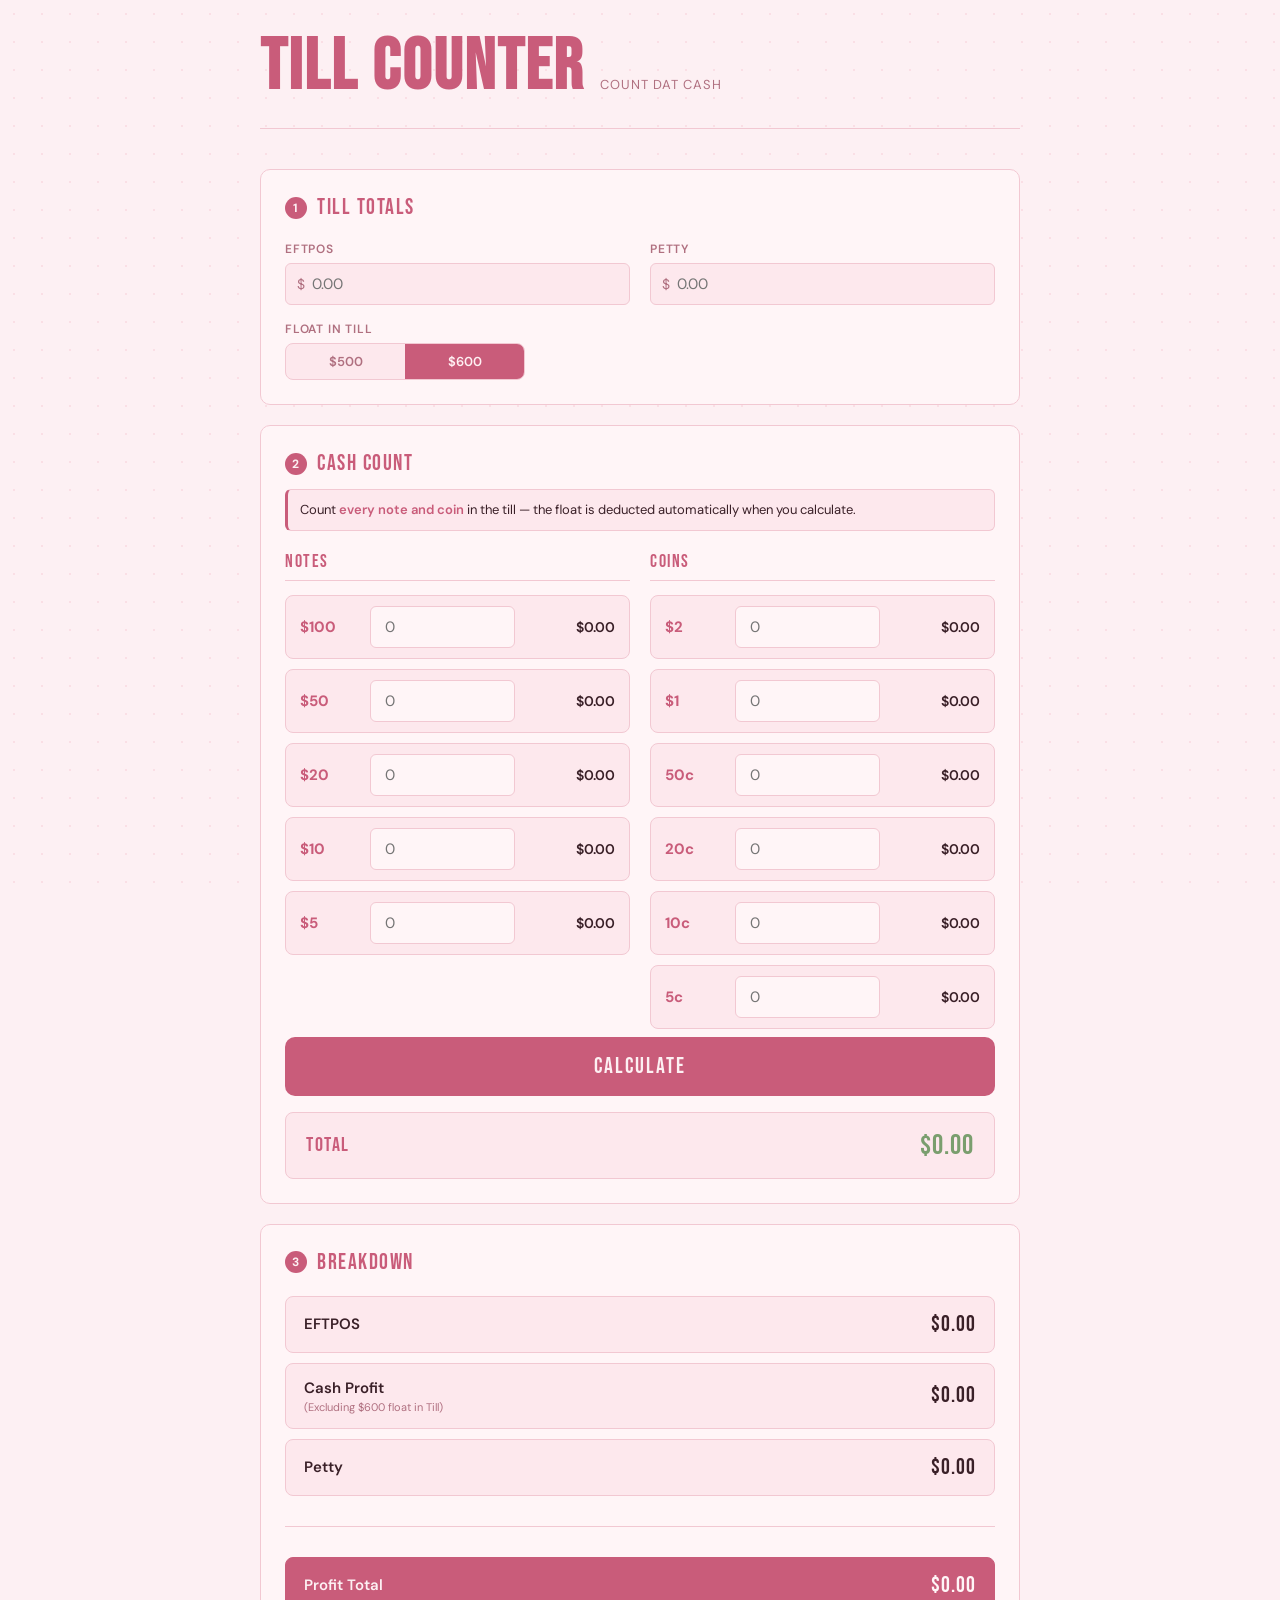
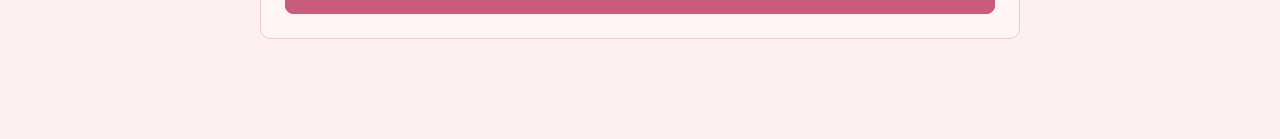
<file: index.html>
<!doctype html>
<html lang="en">
    <head>
        <meta charset="UTF-8" />
        <meta http-equiv="X-UA-Compatible" content="IE=edge" />
        <meta name="viewport" content="width=device-width, initial-scale=1.0" />
        <title>Till Counter</title>
        <link href="https://fonts.googleapis.com/css2?family=Bebas+Neue&family=DM+Sans:wght@300;400;500;600;700&display=swap" rel="stylesheet" />
        <link rel="stylesheet" href="styles.css" />
    </head>
    <body>
        <div class="wrap">
            <header>
                <h1>TILL COUNTER</h1>
                <span>Count dat cash</span>
            </header>

            <!-- TILL TOTALS -->
            <div class="card">
                <div class="card-title"><span class="num">1</span> Till Totals</div>
                <div class="grid-2">
                    <div>
                        <label>EFTPOS</label>
                        <div class="input-prefix">
                            <span>$</span>
                            <input type="number" id="eftpos" placeholder="0.00" step="0.01" />
                        </div>
                    </div>
                    <div>
                        <label>Petty</label>
                        <div class="input-prefix">
                            <span>$</span>
                            <input type="number" id="petty" placeholder="0.00" step="0.01" />
                        </div>
                    </div>
                </div>
                <div class="float-row">
                    <label>Float in Till</label>
                    <div class="mode-tabs" id="float-tabs">
                        <button type="button" class="mode-tab" id="float-tab-500" onclick="setFloat(500)">$500</button>
                        <button type="button" class="mode-tab active" id="float-tab-600" onclick="setFloat(600)">$600</button>
                    </div>
                </div>
            </div>

            <!-- NOTES & COINS -->
            <div class="card">
                <div class="card-title"><span class="num">2</span> Cash Count</div>
                <p class="card-hint">Count <strong>every note and coin</strong> in the till — the float is deducted automatically when you calculate.</p>
                <div class="grid-2">
                    <!-- NOTES -->
                    <div>
                        <div class="money-section-label">Notes</div>
                        <div class="money-list">
                            <div class="money-row">
                                <div class="denom">$100</div>
                                <input
                                    type="number"
                                    id="hundreds"
                                    placeholder="0"
                                    onkeyup="individualTotal('hundreds', 'indHundreds', 100)"
                                    onkeypress="preventNonNumericalInput(event)"
                                />
                                <div class="ind-total" id="indHundreds">$0.00</div>
                            </div>
                            <div class="money-row">
                                <div class="denom">$50</div>
                                <input
                                    type="number"
                                    id="fifties"
                                    placeholder="0"
                                    onkeyup="individualTotal('fifties', 'indFifties', 50)"
                                    onkeypress="preventNonNumericalInput(event)"
                                />
                                <div class="ind-total" id="indFifties">$0.00</div>
                            </div>
                            <div class="money-row">
                                <div class="denom">$20</div>
                                <input
                                    type="number"
                                    id="twenties"
                                    placeholder="0"
                                    onkeyup="individualTotal('twenties', 'indTwenties', 20)"
                                    onkeypress="preventNonNumericalInput(event)"
                                />
                                <div class="ind-total" id="indTwenties">$0.00</div>
                            </div>
                            <div class="money-row">
                                <div class="denom">$10</div>
                                <input
                                    type="number"
                                    id="tens"
                                    placeholder="0"
                                    onkeyup="individualTotal('tens', 'indTens', 10)"
                                    onkeypress="preventNonNumericalInput(event)"
                                />
                                <div class="ind-total" id="indTens">$0.00</div>
                            </div>
                            <div class="money-row">
                                <div class="denom">$5</div>
                                <input
                                    type="number"
                                    id="fives"
                                    placeholder="0"
                                    onkeyup="individualTotal('fives', 'indFives', 5)"
                                    onkeypress="preventNonNumericalInput(event)"
                                />
                                <div class="ind-total" id="indFives">$0.00</div>
                            </div>
                        </div>
                    </div>

                    <!-- COINS -->
                    <div>
                        <div class="money-section-label">Coins</div>
                        <div class="money-list">
                            <div class="money-row">
                                <div class="denom">$2</div>
                                <input
                                    type="number"
                                    id="twos"
                                    placeholder="0"
                                    onkeyup="individualTotal('twos', 'indTwos', 2)"
                                    onkeypress="preventNonNumericalInput(event)"
                                />
                                <div class="ind-total" id="indTwos">$0.00</div>
                            </div>
                            <div class="money-row">
                                <div class="denom">$1</div>
                                <input
                                    type="number"
                                    id="ones"
                                    placeholder="0"
                                    onkeyup="individualTotal('ones', 'indOnes', 1)"
                                    onkeypress="preventNonNumericalInput(event)"
                                />
                                <div class="ind-total" id="indOnes">$0.00</div>
                            </div>
                            <div class="money-row">
                                <div class="denom">50c</div>
                                <input
                                    type="number"
                                    id="fiftyCents"
                                    placeholder="0"
                                    onkeyup="individualTotal('fiftyCents', 'indFiftyCents', 0.5)"
                                    onkeypress="preventNonNumericalInput(event)"
                                />
                                <div class="ind-total" id="indFiftyCents">$0.00</div>
                            </div>
                            <div class="money-row">
                                <div class="denom">20c</div>
                                <input
                                    type="number"
                                    id="twentyCents"
                                    placeholder="0"
                                    onkeyup="individualTotal('twentyCents', 'indTwentyCents', 0.2)"
                                    onkeypress="preventNonNumericalInput(event)"
                                />
                                <div class="ind-total" id="indTwentyCents">$0.00</div>
                            </div>
                            <div class="money-row">
                                <div class="denom">10c</div>
                                <input
                                    type="number"
                                    id="tenCents"
                                    placeholder="0"
                                    onkeyup="individualTotal('tenCents', 'indTenCents', 0.1)"
                                    onkeypress="preventNonNumericalInput(event)"
                                />
                                <div class="ind-total" id="indTenCents">$0.00</div>
                            </div>
                            <div class="money-row">
                                <div class="denom">5c</div>
                                <input
                                    type="number"
                                    id="fiveCents"
                                    placeholder="0"
                                    onkeyup="individualTotal('fiveCents', 'indFiveCents', 0.05)"
                                    onkeypress="preventNonNumericalInput(event)"
                                />
                                <div class="ind-total" id="indFiveCents">$0.00</div>
                            </div>
                        </div>
                    </div>
                </div>

                <button class="btn-calc" onclick="solve()">CALCULATE</button>

                <div class="total-banner">
                    <div class="label">Total</div>
                    <div class="value" id="totalText">$0.00</div>
                </div>
            </div>

            <!-- BREAKDOWN -->
            <div class="card">
                <div class="card-title"><span class="num">3</span> Breakdown</div>
                <div class="breakdown-list">
                    <div class="breakdown-row">
                        <div class="label">EFTPOS</div>
                        <div class="value" id="eftposValue">$0.00</div>
                    </div>
                    <div class="breakdown-row">
                        <div class="label">
                            Cash Profit
                            <span class="sub" id="cashProfitSub">(Excluding $600 float in Till)</span>
                        </div>
                        <div class="value" id="cashProfit">$0.00</div>
                    </div>
                    <div class="breakdown-row">
                        <div class="label">Petty</div>
                        <div class="value" id="pettyValue">$0.00</div>
                    </div>
                    <hr class="divider" />
                    <div class="breakdown-row total-row">
                        <div class="label">Profit Total</div>
                        <div class="value" id="breakdownTotal">$0.00</div>
                    </div>
                </div>
            </div>
        </div>

        <script src="script.js"></script>
    </body>
</html>
</file>
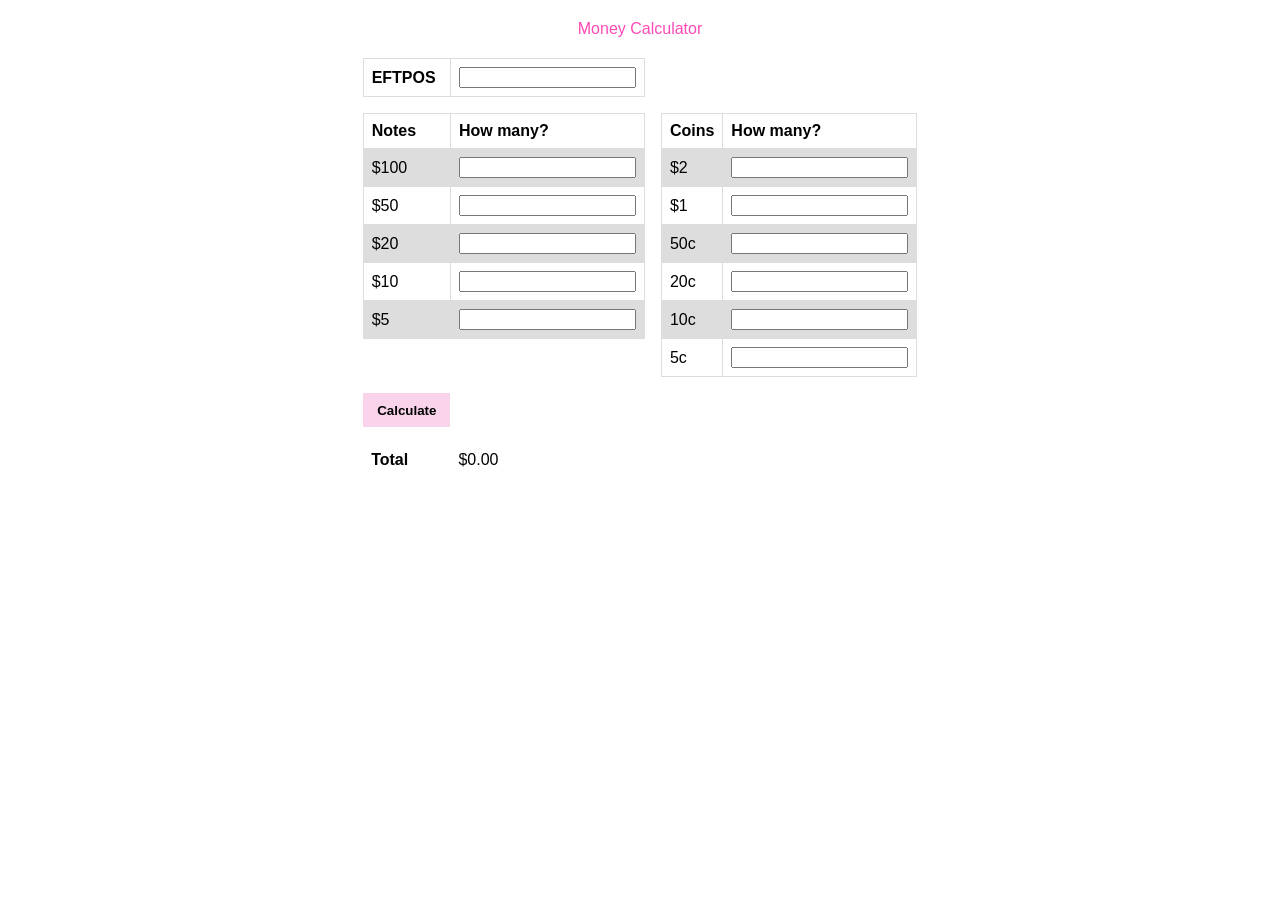
<file: MoneyCal.html>
<!DOCTYPE html>
<html lang="en">
  <head>
    <meta charset="UTF-8" />
    <meta http-equiv="X-UA-Compatible" content="IE=edge" />
    <meta name="viewport" content="width=device-width, initial-scale=1.0" />
    <title>Money Calculator</title>
    <style>
      table {
        font-family: arial, sans-serif;
        border-collapse: collapse;
        margin-left: auto;
        margin-right: auto;
      }
      td,
      th {
        border: 1px solid #dddddd;
        text-align: left;
        padding: 8px;
      }
      tr:nth-child(even) {
        background-color: #dddddd;
      }
      .title {
        font-family: arial, sans-serif;
        margin-left: auto;
        margin-right: auto;
        margin-bottom: 20px;
        margin-top: 20px;
        text-align: center;
        color: rgb(254, 74, 182);
      }
      button {
        border: 0px;
        background-color: inherit;
      }
      button:hover {
        cursor: pointer;
      }
    </style>
  </head>
  <body>
    <div class="title">Money Calculator</div>
    <table>
      <tr>
        <td><strong>EFTPOS</strong></td>
        <td>
          <input
            type="number"
            id="eftpos"
            onkeypress="preventNonNumericalInput(event)"
          />
        </td>
      </tr>
      <tr>
        <td style="border: 0ch; background-color: white"></td>
      </tr>
      <tr>
        <th>Notes</th>
        <th>How many?</th>
        <th
          style="border-bottom: 0ch; border-top: 0ch; background-color: white"
        ></th>
        <th>Coins</th>
        <th>How many?</th>
      </tr>
      <tr>
        <td>$100</td>
        <td>
          <input
            type="number"
            id="hundreds"
            onkeypress="preventNonNumericalInput(event)"
          />
        </td>
        <td
          style="border-bottom: 0ch; border-top: 0ch; background-color: white"
        ></td>
        <td>$2</td>
        <td>
          <input
            type="number"
            id="twos"
            onkeypress="preventNonNumericalInput(event)"
          />
        </td>
      </tr>
      <tr>
        <td>$50</td>
        <td>
          <input
            type="number"
            id="fifties"
            onkeypress="preventNonNumericalInput(event)"
          />
        </td>
        <td
          style="border-bottom: 0ch; border-top: 0ch; background-color: white"
        ></td>
        <td>$1</td>
        <td>
          <input
            type="number"
            id="ones"
            onkeypress="preventNonNumericalInput(event)"
          />
        </td>
      </tr>
      <tr>
        <td>$20</td>
        <td>
          <input
            type="number"
            id="twenties"
            onkeypress="preventNonNumericalInput(event)"
          />
        </td>
        <td
          style="border-bottom: 0ch; border-top: 0ch; background-color: white"
        ></td>
        <td>50c</td>
        <td>
          <input
            type="number"
            id="fiftyCents"
            onkeypress="preventNonNumericalInput(event)"
          />
        </td>
      </tr>
      <tr>
        <td>$10</td>
        <td>
          <input
            type="number"
            id="tens"
            onkeypress="preventNonNumericalInput(event)"
          />
        </td>
        <td
          style="border-bottom: 0ch; border-top: 0ch; background-color: white"
        ></td>
        <td>20c</td>
        <td>
          <input
            type="number"
            id="twentyCents"
            onkeypress="preventNonNumericalInput(event)"
          />
        </td>
      </tr>
      <tr>
        <td>$5</td>
        <td>
          <input
            type="number"
            id="fives"
            onkeypress="preventNonNumericalInput(event)"
          />
        </td>
        <td
          style="border-bottom: 0ch; border-top: 0ch; background-color: white"
        ></td>
        <td>10c</td>
        <td>
          <input
            type="number"
            id="tenCents"
            onkeypress="preventNonNumericalInput(event)"
          />
        </td>
      </tr>
      <tr>
        <td style="border: 0ch; background-color: white"></td>
        <td style="border: 0ch; background-color: white"></td>
        <td style="border: 0ch; background-color: white"></td>
        <td>5c</td>
        <td>
          <input
            type="number"
            id="fiveCents"
            onkeypress="preventNonNumericalInput(event)"
          />
        </td>
      </tr>
      <tr>
        <td style="border: 0ch; background-color: white"></td>
      </tr>
      <tr>
        <td style="border: 0ch; background-color: rgb(249, 211, 234)">
          <button onclick="solve()"><strong>Calculate</strong></button>
        </td>
      </tr>
      <tr>
        <td style="border: 0ch; background-color: white"></td>
      </tr>
      <tr>
        <td style="border: 0ch; background-color: white">
          <strong>Total</strong>
        </td>
        <td style="border: 0ch; background-color: white" id="totalText">
          $0.00
        </td>
      </tr>
    </table>
    <script>
      // Evaluate the numbers
      function solve() {
        document.getElementById("totalText").innerHTML = "$";
        let hundredsTotal = document.getElementById("hundreds").value * 100;
        let fiftiesTotal = document.getElementById("fifties").value * 50;
        let twentiesTotal = document.getElementById("twenties").value * 20;
        let tensTotal = document.getElementById("tens").value * 10;
        let fivesTotal = document.getElementById("fives").value * 5;
        let twosTotal = document.getElementById("twos").value * 2;
        let onesTotal = document.getElementById("ones").value * 1;
        let fiftyCentsTotal = document.getElementById("fiftyCents").value * 0.5;
        let twentyCentsTotal =
          document.getElementById("twentyCents").value * 0.2;
        let tenCentsTotal = document.getElementById("tenCents").value * 0.1;
        let fiveCentsTotal = document.getElementById("fiveCents").value * 0.05;
        let eftposTotal = document.getElementById("eftpos").value * 1;
        let finalTotal =
          hundredsTotal +
          fiftiesTotal +
          twentiesTotal +
          tensTotal +
          fivesTotal +
          twosTotal +
          onesTotal +
          fiftyCentsTotal +
          twentyCentsTotal +
          tenCentsTotal +
          fiveCentsTotal +
          eftposTotal;
        document.getElementById("totalText").innerHTML =
          "$" + finalTotal.toFixed(2);
      }

      // Prevent letters in input
      function preventNonNumericalInput(e) {
        e = e || window.event;
        var charCode = typeof e.which == "undefined" ? e.keyCode : e.which;
        var charStr = String.fromCharCode(charCode);
        if (!charStr.match(/^[0-9]+$/)) e.preventDefault();
      }
    </script>
  </body>
</html>
</file>
<file: styles.css>
:root {
    --bg: #fdf0f3;
    --surface: #fff5f7;
    --surface2: #fde8ed;
    --border: #f2c8d2;
    --accent: #c95c7a;
    --accent2: #a8425e;
    --text: #3a2028;
    --muted: #b07080;
    --green: #7a9e6e;
    --radius: 10px;
}

* {
    box-sizing: border-box;
    margin: 0;
    padding: 0;
}

body {
    background: var(--bg);
    color: var(--text);
    font-family: "DM Sans", sans-serif;
    font-weight: 400;
    min-height: 100vh;
    padding: 32px 16px 80px;
}

body::before {
    content: "";
    position: fixed;
    inset: 0;
    background-image: radial-gradient(circle, #f2b8c6 1px, transparent 1px);
    background-size: 28px 28px;
    pointer-events: none;
    z-index: 0;
    opacity: 0.3;
}

.wrap {
    max-width: 760px;
    margin: 0 auto;
    position: relative;
    z-index: 1;
}

header {
    display: flex;
    align-items: baseline;
    gap: 16px;
    margin-bottom: 40px;
    border-bottom: 1px solid var(--border);
    padding-bottom: 24px;
    flex-wrap: wrap;
}

header h1 {
    font-family: "Bebas Neue", sans-serif;
    font-size: clamp(48px, 8vw, 72px);
    letter-spacing: 2px;
    color: var(--accent);
    line-height: 1;
}

header span {
    font-size: 13px;
    color: var(--muted);
    letter-spacing: 1px;
    text-transform: uppercase;
}

.card {
    background: var(--surface);
    border: 1px solid var(--border);
    border-radius: var(--radius);
    padding: 24px;
    margin-bottom: 20px;
}

.card-title {
    font-family: "Bebas Neue", sans-serif;
    font-size: 22px;
    letter-spacing: 1.5px;
    color: var(--accent);
    margin-bottom: 20px;
    display: flex;
    align-items: center;
    gap: 10px;
}

.card-title:has(+ .card-hint) {
    margin-bottom: 12px;
}

.card-hint {
    background: var(--surface2);
    border: 1px solid var(--border);
    border-left: 3px solid var(--accent);
    border-radius: 6px;
    padding: 10px 14px 10px 12px;
    font-size: 13px;
    color: var(--text);
    line-height: 1.5;
    margin-bottom: 20px;
}

.card-hint strong {
    color: var(--accent);
    font-weight: 600;
}

.card-title .num {
    background: var(--accent);
    color: var(--bg);
    font-size: 12px;
    font-family: "DM Sans", sans-serif;
    font-weight: 700;
    width: 22px;
    height: 22px;
    border-radius: 50%;
    display: grid;
    place-items: center;
}

label {
    display: block;
    font-size: 12px;
    font-weight: 600;
    letter-spacing: 0.8px;
    text-transform: uppercase;
    color: var(--muted);
    margin-bottom: 6px;
}

input[type="number"] {
    width: 100%;
    background: var(--surface2);
    border: 1px solid var(--border);
    border-radius: 6px;
    padding: 10px 14px;
    color: var(--text);
    font-family: "DM Sans", sans-serif;
    font-size: 15px;
    outline: none;
    transition: border-color 0.2s;
    -moz-appearance: textfield;
}

input[type="number"]::-webkit-inner-spin-button,
input[type="number"]::-webkit-outer-spin-button {
    -webkit-appearance: none;
}

input:focus {
    border-color: var(--accent);
}

.input-prefix {
    position: relative;
}
.input-prefix span {
    position: absolute;
    left: 12px;
    top: 50%;
    transform: translateY(-50%);
    color: var(--muted);
    font-size: 14px;
    pointer-events: none;
}
.input-prefix input {
    padding-left: 26px;
}

.grid-2 {
    display: grid;
    grid-template-columns: 1fr 1fr;
    gap: 20px;
}

@media (max-width: 480px) {
    .grid-2 {
        grid-template-columns: 1fr;
    }
}

/* Money rows */
.money-section-label {
    font-family: "Bebas Neue", sans-serif;
    font-size: 18px;
    letter-spacing: 1.5px;
    color: var(--accent);
    margin-bottom: 14px;
    padding-bottom: 8px;
    border-bottom: 1px solid var(--border);
}

.money-list {
    display: flex;
    flex-direction: column;
    gap: 10px;
}

.money-row {
    display: grid;
    grid-template-columns: 60px 1fr 90px;
    gap: 10px;
    align-items: center;
    background: var(--surface2);
    border: 1px solid var(--border);
    padding: 10px 14px;
    border-radius: 8px;
}

.money-row .denom {
    font-weight: 700;
    color: var(--accent);
    font-size: 15px;
}

.money-row input {
    background: var(--surface);
}

.money-row .ind-total {
    text-align: right;
    font-family: "DM Sans", sans-serif;
    font-weight: 600;
    color: var(--text);
    font-size: 14px;
}

/* Calculate button */
.btn-calc {
    width: 100%;
    background: var(--accent);
    color: var(--bg);
    border: none;
    border-radius: var(--radius);
    padding: 16px;
    font-family: "Bebas Neue", sans-serif;
    font-size: 22px;
    letter-spacing: 2px;
    cursor: pointer;
    transition: all 0.2s;
    margin-top: 8px;
}
.btn-calc:hover {
    background: var(--accent2);
    transform: translateY(-1px);
}
.btn-calc:active {
    transform: translateY(0);
}

/* Total banner */
.total-banner {
    display: flex;
    justify-content: space-between;
    align-items: center;
    background: var(--surface2);
    border: 1px solid var(--border);
    border-radius: 8px;
    padding: 16px 20px;
    margin-top: 16px;
}

.total-banner .label {
    font-family: "Bebas Neue", sans-serif;
    font-size: 20px;
    letter-spacing: 1.5px;
    color: var(--accent);
}

.total-banner .value {
    font-family: "Bebas Neue", sans-serif;
    font-size: 28px;
    letter-spacing: 1px;
    color: var(--green);
}

/* Breakdown */
.breakdown-list {
    display: flex;
    flex-direction: column;
    gap: 10px;
}

.breakdown-row {
    display: flex;
    justify-content: space-between;
    align-items: center;
    gap: 12px;
    background: var(--surface2);
    border: 1px solid var(--border);
    border-radius: 8px;
    padding: 14px 18px;
}

.breakdown-row .label {
    font-weight: 600;
    font-size: 15px;
}

.breakdown-row .sub {
    display: block;
    font-size: 11px;
    font-weight: 400;
    color: var(--muted);
    margin-top: 2px;
}

.breakdown-row .value {
    font-family: "Bebas Neue", sans-serif;
    font-size: 22px;
    letter-spacing: 1px;
    color: var(--text);
}

.breakdown-row.total-row {
    background: var(--accent);
    border-color: var(--accent);
}
.breakdown-row.total-row .label,
.breakdown-row.total-row .value {
    color: var(--bg);
}
.breakdown-row.total-row .value {
    color: #fff5f7;
}

.divider {
    border: none;
    border-top: 1px solid var(--border);
    margin: 20px 0;
}

/* Float selector */
.float-row {
    margin-top: 16px;
}

.mode-tabs {
    display: flex;
    border: 1px solid var(--border);
    border-radius: 8px;
    overflow: hidden;
    background: var(--surface2);
    max-width: 240px;
}

.mode-tab {
    flex: 1;
    background: none;
    border: none;
    padding: 9px 14px;
    font-family: "DM Sans", sans-serif;
    font-size: 13px;
    font-weight: 600;
    color: var(--muted);
    cursor: pointer;
    transition: all 0.15s;
    text-align: center;
}

.mode-tab.active {
    background: var(--accent);
    color: #fff0f3;
}

@media (max-width: 480px) {
    body {
        padding: 20px 12px 60px;
    }
    .card {
        padding: 18px;
    }
    .money-row {
        grid-template-columns: 50px 1fr 80px;
        gap: 8px;
        padding: 10px 12px;
    }
    .breakdown-row {
        padding: 12px 14px;
    }
    .breakdown-row .value {
        font-size: 18px;
    }
}
</file>
